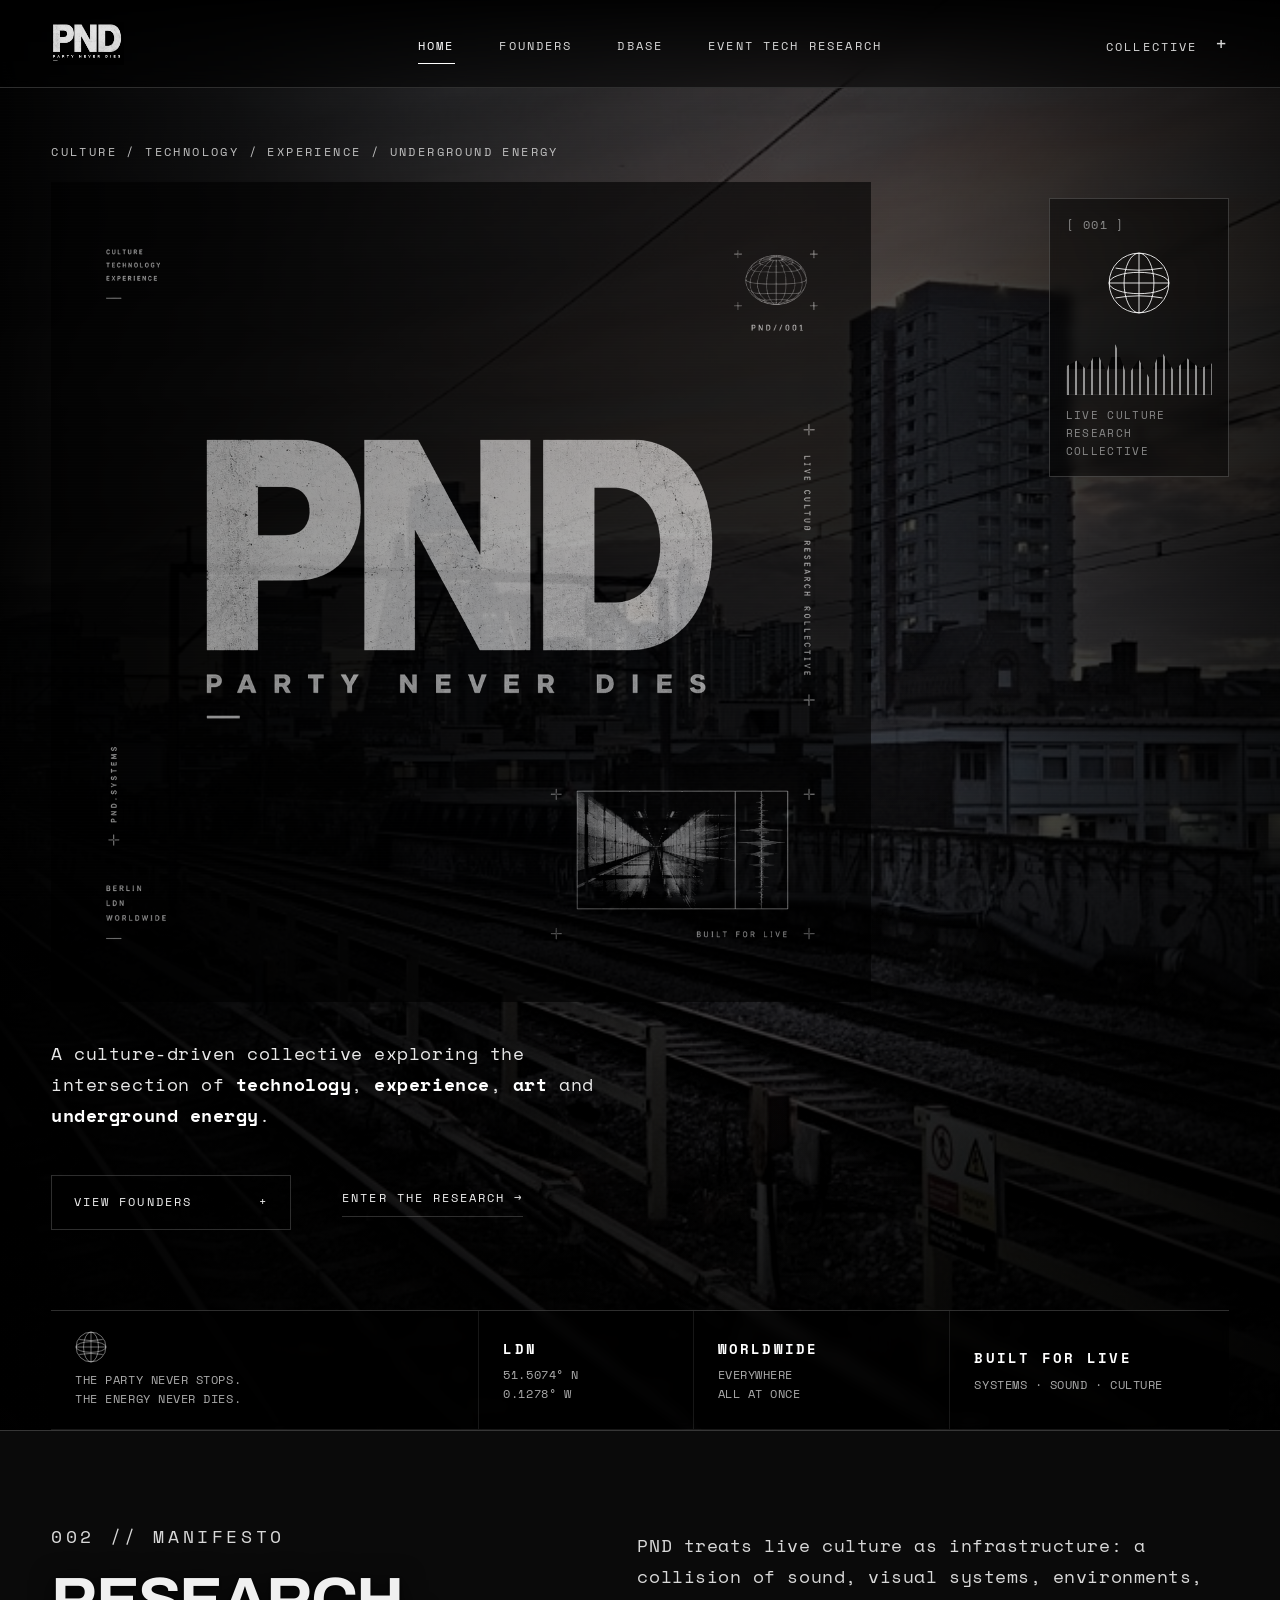
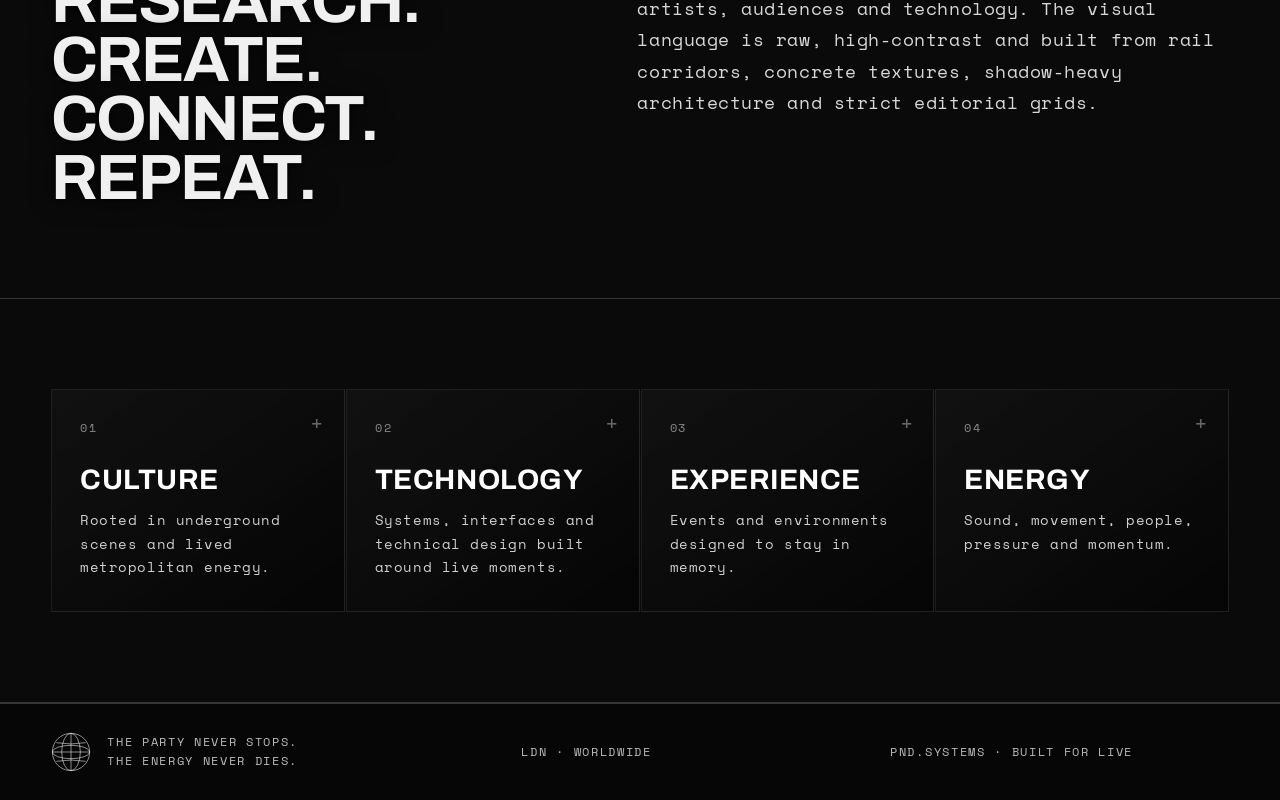
<file: index.html>
<!DOCTYPE html>
<html lang="en">
<head>
  <meta charset="UTF-8">
  <meta name="viewport" content="width=device-width, initial-scale=1.0">
  <meta name="description" content="Party Never Dies — culture, technology, experience and underground energy.">
  <meta property="og:title" content="PND — Party Never Dies">
  <meta property="og:description" content="Culture, technology, experience and underground energy.">
  <meta property="og:type" content="website">
  <meta property="og:image" content="assets/img/og-image.png">
  <title>PND — Party Never Dies</title>
  <link rel="icon" type="image/png" sizes="32x32" href="assets/img/favicon-32x32.png">
  <link rel="icon" type="image/png" sizes="16x16" href="assets/img/favicon-16x16.png">
  <link rel="stylesheet" href="assets/css/pnd.css">
</head>
<body>
  <a href="#main" class="skip-link">Skip to content</a>
  <div class="bg-texture" aria-hidden="true"></div>

  <header class="site-header">
    <a href="index.html" class="brand-lockup" aria-label="PND home">
      <img class="brand-wordmark" src="assets/img/pnd-locked-wordmark.png" alt="PND — Party Never Dies.">
    </a>
    <nav class="site-nav" aria-label="Main navigation">
      <button class="menu-toggle" aria-label="Toggle menu" aria-expanded="false" aria-controls="mobile-menu">
        <span></span><span></span><span></span>
      </button>
      <ul class="nav-list">
        <li><a href="index.html">Home</a></li>
        <li><a href="founders.html">Founders</a></li>
        <li><a href="dbase.html">Dbase</a></li>
        <li><a href="event-tech-research.html">Event Tech Research</a></li>
      </ul>
    </nav>
    <a class="membership" href="founders.html">Collective <span>+</span></a>
  </header>

  <div class="mobile-menu" id="mobile-menu" aria-hidden="true">
    <button class="menu-close" aria-label="Close menu">&times;</button>
    <ul>
      <li><a href="index.html">Home</a></li>
      <li><a href="founders.html">Founders</a></li>
      <li><a href="dbase.html">Dbase</a></li>
      <li><a href="event-tech-research.html">Event Tech Research</a></li>
    </ul>
  </div>

  <main id="main">

    <!-- Hero -->
    <section class="hero">
      <div class="hero-inner">
        <p class="kicker">Culture / Technology / Experience / Underground Energy</p>

        <div class="hero-keyart" aria-label="PND — Party Never Dies">
          <img src="assets/img/pnd-key-art.png" alt="PND — Party Never Dies.">
        </div>

        <p class="lede">
          A culture-driven collective exploring the intersection of
          <strong>technology</strong>, <strong>experience</strong>,
          <strong>art</strong> and <strong>underground energy</strong>.
        </p>

        <div class="cta-row">
          <a class="btn" href="founders.html">View founders <span>+</span></a>
          <a class="text-link" href="event-tech-research.html">Enter the research →</a>
        </div>
      </div>

      <aside class="side-code" aria-hidden="true">
        <span>[ 001 ]</span>
        <svg class="globe-wire" viewBox="0 0 60 60" fill="none" aria-hidden="true"><circle cx="30" cy="30" r="28" stroke="currentColor" stroke-width="0.8"></circle><ellipse cx="30" cy="30" rx="14" ry="28" stroke="currentColor" stroke-width="0.8"></ellipse><ellipse cx="30" cy="30" rx="28" ry="10" stroke="currentColor" stroke-width="0.8"></ellipse><line x1="2" y1="30" x2="58" y2="30" stroke="currentColor" stroke-width="0.8"></line><line x1="30" y1="2" x2="30" y2="58" stroke="currentColor" stroke-width="0.8"></line><path d="M8 16 Q30 20 52 16" stroke="currentColor" stroke-width="0.8" fill="none"></path><path d="M8 44 Q30 40 52 44" stroke="currentColor" stroke-width="0.8" fill="none"></path></svg>
        <div class="wave"></div>
        <small style="display:block;text-transform:uppercase;letter-spacing:.12em;font-size:11px;color:#888;margin-top:12px;line-height:1.6">
          LIVE CULTURE<br>RESEARCH<br>COLLECTIVE
        </small>
      </aside>

      <div class="bottom-grid" aria-hidden="true">
        <div>
          <svg class="globe-wire" viewBox="0 0 60 60" fill="none" aria-hidden="true"><circle cx="30" cy="30" r="28" stroke="currentColor" stroke-width="0.8"></circle><ellipse cx="30" cy="30" rx="14" ry="28" stroke="currentColor" stroke-width="0.8"></ellipse><ellipse cx="30" cy="30" rx="28" ry="10" stroke="currentColor" stroke-width="0.8"></ellipse><line x1="2" y1="30" x2="58" y2="30" stroke="currentColor" stroke-width="0.8"></line><line x1="30" y1="2" x2="30" y2="58" stroke="currentColor" stroke-width="0.8"></line><path d="M8 16 Q30 20 52 16" stroke="currentColor" stroke-width="0.8" fill="none"></path><path d="M8 44 Q30 40 52 44" stroke="currentColor" stroke-width="0.8" fill="none"></path></svg>
          <span>The party never stops.<br>The energy never dies.</span>
        </div>
        <div><b>LDN</b><span>51.5074° N<br>0.1278° W</span></div>
        <div><b>Worldwide</b><span>Everywhere<br>All at once</span></div>
        <div><b>Built for live</b><span>Systems · Sound · Culture</span></div>
      </div>
    </section>

    <!-- Manifesto -->
    <section class="section split">
      <div>
        <p class="kicker">002 // Manifesto</p>
        <h1 class="display-title">Research.<br>Create.<br>Connect.<br>Repeat.</h1>
      </div>
      <p>
        PND treats live culture as infrastructure: a collision of sound,
        visual systems, environments, artists, audiences and technology.
        The visual language is raw, high-contrast and built from rail corridors,
        concrete textures, shadow-heavy architecture and strict editorial grids.
      </p>
    </section>

    <!-- Pillars -->
    <section class="section cards" aria-label="Core pillars">
      <article class="card">
        <span>01</span>
        <h2>Culture</h2>
        <p>Rooted in underground scenes and lived metropolitan energy.</p>
      </article>
      <article class="card">
        <span>02</span>
        <h2>Technology</h2>
        <p>Systems, interfaces and technical design built around live moments.</p>
      </article>
      <article class="card">
        <span>03</span>
        <h2>Experience</h2>
        <p>Events and environments designed to stay in memory.</p>
      </article>
      <article class="card">
        <span>04</span>
        <h2>Energy</h2>
        <p>Sound, movement, people, pressure and momentum.</p>
      </article>
    </section>

  </main>

  <footer class="footer">
    <div class="footer-mark">
      <svg class="globe-wire" viewBox="0 0 60 60" fill="none" aria-hidden="true"><circle cx="30" cy="30" r="28" stroke="currentColor" stroke-width="0.8"></circle><ellipse cx="30" cy="30" rx="14" ry="28" stroke="currentColor" stroke-width="0.8"></ellipse><ellipse cx="30" cy="30" rx="28" ry="10" stroke="currentColor" stroke-width="0.8"></ellipse><line x1="2" y1="30" x2="58" y2="30" stroke="currentColor" stroke-width="0.8"></line><line x1="30" y1="2" x2="30" y2="58" stroke="currentColor" stroke-width="0.8"></line><path d="M8 16 Q30 20 52 16" stroke="currentColor" stroke-width="0.8" fill="none"></path><path d="M8 44 Q30 40 52 44" stroke="currentColor" stroke-width="0.8" fill="none"></path></svg>
      <span>THE PARTY NEVER STOPS.<br>THE ENERGY NEVER DIES.</span>
    </div>
    <div>LDN · WORLDWIDE</div>
    <div>PND.SYSTEMS · BUILT FOR LIVE</div>
  </footer>

  <script src="assets/js/main.js"></script>
</body>
</html>
</file>
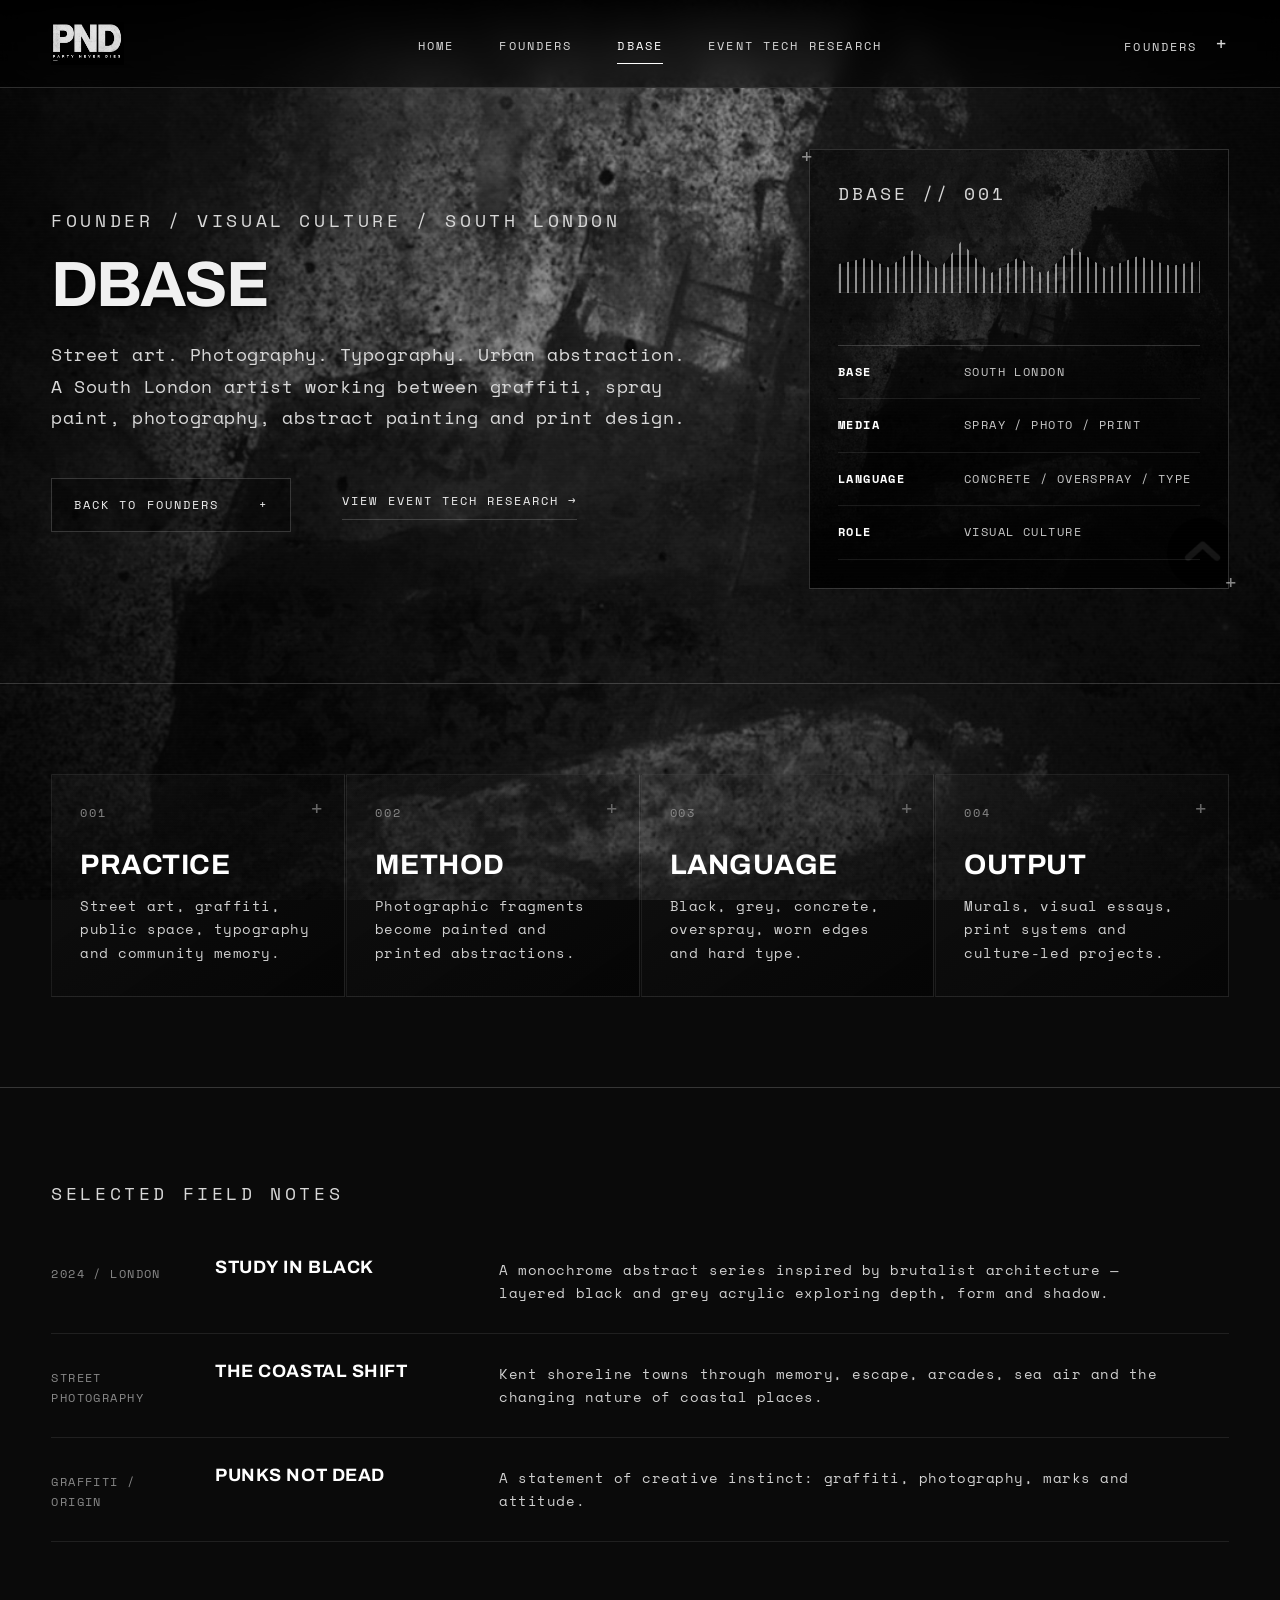
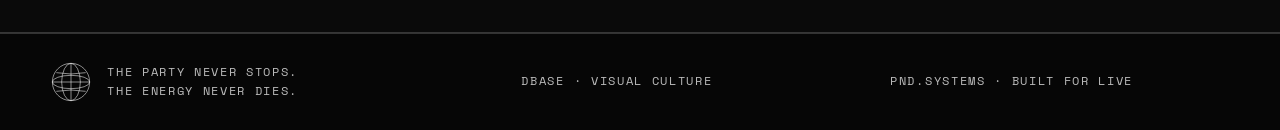
<file: dbase.html>
<!DOCTYPE html>
<html lang="en">
<head>
  <meta charset="UTF-8">
  <meta name="viewport" content="width=device-width, initial-scale=1.0">
  <meta name="description" content="Dbase — PND founder. Street art, photography, typography and urban abstraction. South London.">
  <title>Dbase — PND Founder</title>
  <link rel="icon" type="image/png" sizes="32x32" href="assets/img/favicon-32x32.png">
  <link rel="stylesheet" href="assets/css/pnd.css">
</head>
<body>
  <a href="#main" class="skip-link">Skip to content</a>
  <div class="bg-texture" aria-hidden="true"></div>

  <header class="site-header">
    <a href="index.html" class="brand-lockup" aria-label="PND home">
      <img class="brand-wordmark" src="assets/img/pnd-locked-wordmark.png" alt="PND — Party Never Dies.">
    </a>
    <nav aria-label="Main navigation">
      <button class="menu-toggle" aria-label="Toggle menu" aria-expanded="false" aria-controls="mobile-menu">
        <span></span><span></span><span></span>
      </button>
      <ul class="nav-list">
        <li><a href="index.html">Home</a></li>
        <li><a href="founders.html">Founders</a></li>
        <li><a href="dbase.html">Dbase</a></li>
        <li><a href="event-tech-research.html">Event Tech Research</a></li>
      </ul>
    </nav>
    <a class="membership" href="founders.html">Founders <span>+</span></a>
  </header>

  <div class="mobile-menu" id="mobile-menu" aria-hidden="true">
    <button class="menu-close" aria-label="Close menu">&times;</button>
    <ul>
      <li><a href="index.html">Home</a></li>
      <li><a href="founders.html">Founders</a></li>
      <li><a href="dbase.html">Dbase</a></li>
      <li><a href="event-tech-research.html">Event Tech Research</a></li>
    </ul>
  </div>

  <main id="main">

    <!-- Profile hero -->
    <section class="section profile-hero">
      <div>
        <p class="kicker">Founder / Visual Culture / South London</p>
        <h1 class="display-title">Dbase</h1>
        <p>
          Street art. Photography. Typography. Urban abstraction.
          A South London artist working between graffiti, spray paint, photography,
          abstract painting and print design.
        </p>
        <div class="cta-row">
          <a class="btn" href="founders.html">Back to founders <span>+</span></a>
          <a class="text-link" href="event-tech-research.html">View Event Tech Research →</a>
        </div>
      </div>

      <aside class="readout" aria-label="Profile data">
        <div>
          <p class="meta">DBASE // 001</p>
          <div class="wave"></div>
        </div>
        <dl>
          <div><dt>Base</dt><dd>South London</dd></div>
          <div><dt>Media</dt><dd>Spray / Photo / Print</dd></div>
          <div><dt>Language</dt><dd>Concrete / Overspray / Type</dd></div>
          <div><dt>Role</dt><dd>Visual Culture</dd></div>
        </dl>
      </aside>
    </section>

    <!-- Practice cards -->
    <section class="section cards" aria-label="Practice overview">
      <article class="card">
        <span>001</span>
        <h2>Practice</h2>
        <p>Street art, graffiti, public space, typography and community memory.</p>
      </article>
      <article class="card">
        <span>002</span>
        <h2>Method</h2>
        <p>Photographic fragments become painted and printed abstractions.</p>
      </article>
      <article class="card">
        <span>003</span>
        <h2>Language</h2>
        <p>Black, grey, concrete, overspray, worn edges and hard type.</p>
      </article>
      <article class="card">
        <span>004</span>
        <h2>Output</h2>
        <p>Murals, visual essays, print systems and culture-led projects.</p>
      </article>
    </section>

    <!-- Field notes -->
    <section class="section" aria-label="Selected field notes">
      <p class="kicker">Selected Field Notes</p>

      <div class="list-row">
        <span>2024 / London</span>
        <h3>Study In Black</h3>
        <p>
          A monochrome abstract series inspired by brutalist architecture —
          layered black and grey acrylic exploring depth, form and shadow.
        </p>
      </div>

      <div class="list-row">
        <span>Street Photography</span>
        <h3>The Coastal Shift</h3>
        <p>
          Kent shoreline towns through memory, escape, arcades, sea air
          and the changing nature of coastal places.
        </p>
      </div>

      <div class="list-row">
        <span>Graffiti / Origin</span>
        <h3>Punks Not Dead</h3>
        <p>
          A statement of creative instinct: graffiti, photography,
          marks and attitude.
        </p>
      </div>
    </section>

  </main>

  <footer class="footer">
    <div class="footer-mark">
      <svg class="globe-wire" viewBox="0 0 60 60" fill="none" aria-hidden="true"><circle cx="30" cy="30" r="28" stroke="currentColor" stroke-width="0.8"></circle><ellipse cx="30" cy="30" rx="14" ry="28" stroke="currentColor" stroke-width="0.8"></ellipse><ellipse cx="30" cy="30" rx="28" ry="10" stroke="currentColor" stroke-width="0.8"></ellipse><line x1="2" y1="30" x2="58" y2="30" stroke="currentColor" stroke-width="0.8"></line><line x1="30" y1="2" x2="30" y2="58" stroke="currentColor" stroke-width="0.8"></line><path d="M8 16 Q30 20 52 16" stroke="currentColor" stroke-width="0.8" fill="none"></path><path d="M8 44 Q30 40 52 44" stroke="currentColor" stroke-width="0.8" fill="none"></path></svg>
      <span>THE PARTY NEVER STOPS.<br>THE ENERGY NEVER DIES.</span>
    </div>
    <div>DBASE · VISUAL CULTURE</div>
    <div>PND.SYSTEMS · BUILT FOR LIVE</div>
  </footer>

  <script src="assets/js/main.js"></script>
</body>
</html>
</file>
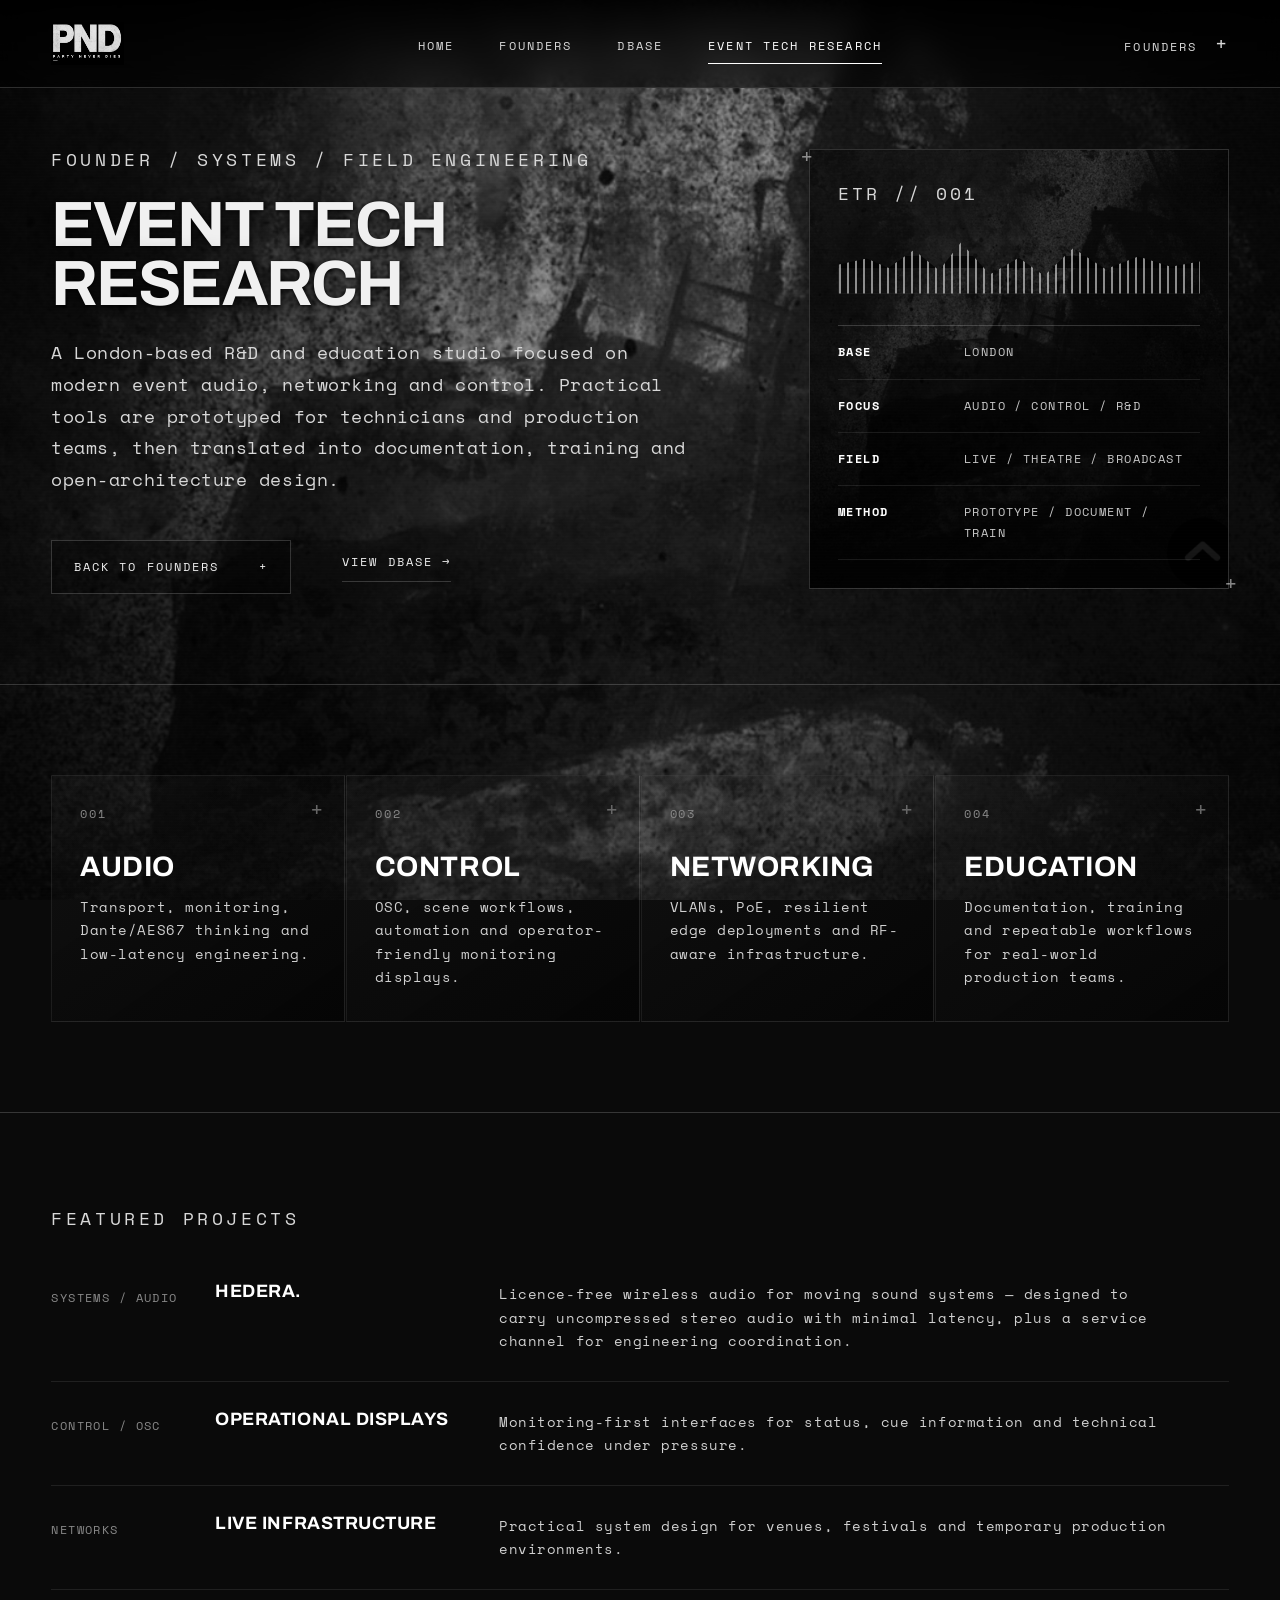
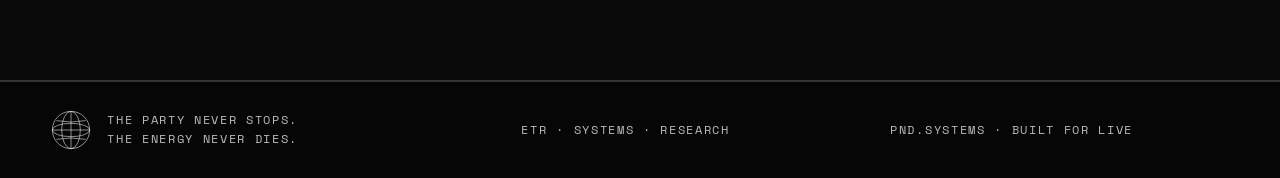
<file: event-tech-research.html>
<!DOCTYPE html>
<html lang="en">
<head>
  <meta charset="UTF-8">
  <meta name="viewport" content="width=device-width, initial-scale=1.0">
  <meta name="description" content="Event Tech Research — PND founder. Audio, networking, OSC, control and practical R&D for live environments.">
  <title>Event Tech Research — PND Founder</title>
  <link rel="icon" type="image/png" sizes="32x32" href="assets/img/favicon-32x32.png">
  <link rel="stylesheet" href="assets/css/pnd.css">
</head>
<body>
  <a href="#main" class="skip-link">Skip to content</a>
  <div class="bg-texture" aria-hidden="true"></div>

  <header class="site-header">
    <a href="index.html" class="brand-lockup" aria-label="PND home">
      <img class="brand-wordmark" src="assets/img/pnd-locked-wordmark.png" alt="PND — Party Never Dies.">
    </a>
    <nav aria-label="Main navigation">
      <button class="menu-toggle" aria-label="Toggle menu" aria-expanded="false" aria-controls="mobile-menu">
        <span></span><span></span><span></span>
      </button>
      <ul class="nav-list">
        <li><a href="index.html">Home</a></li>
        <li><a href="founders.html">Founders</a></li>
        <li><a href="dbase.html">Dbase</a></li>
        <li><a href="event-tech-research.html">Event Tech Research</a></li>
      </ul>
    </nav>
    <a class="membership" href="founders.html">Founders <span>+</span></a>
  </header>

  <div class="mobile-menu" id="mobile-menu" aria-hidden="true">
    <button class="menu-close" aria-label="Close menu">&times;</button>
    <ul>
      <li><a href="index.html">Home</a></li>
      <li><a href="founders.html">Founders</a></li>
      <li><a href="dbase.html">Dbase</a></li>
      <li><a href="event-tech-research.html">Event Tech Research</a></li>
    </ul>
  </div>

  <main id="main">

    <!-- Profile hero -->
    <section class="section profile-hero">
      <div>
        <p class="kicker">Founder / Systems / Field Engineering</p>
        <h1 class="display-title">Event Tech Research</h1>
        <p>
          A London-based R&amp;D and education studio focused on modern event audio,
          networking and control. Practical tools are prototyped for technicians and
          production teams, then translated into documentation, training and
          open-architecture design.
        </p>
        <div class="cta-row">
          <a class="btn" href="founders.html">Back to founders <span>+</span></a>
          <a class="text-link" href="dbase.html">View Dbase →</a>
        </div>
      </div>

      <aside class="readout" aria-label="Profile data">
        <div>
          <p class="meta">ETR // 001</p>
          <div class="wave"></div>
        </div>
        <dl>
          <div><dt>Base</dt><dd>London</dd></div>
          <div><dt>Focus</dt><dd>Audio / Control / R&amp;D</dd></div>
          <div><dt>Field</dt><dd>Live / Theatre / Broadcast</dd></div>
          <div><dt>Method</dt><dd>Prototype / Document / Train</dd></div>
        </dl>
      </aside>
    </section>

    <!-- Discipline cards -->
    <section class="section cards" aria-label="Disciplines">
      <article class="card">
        <span>001</span>
        <h2>Audio</h2>
        <p>Transport, monitoring, Dante/AES67 thinking and low-latency engineering.</p>
      </article>
      <article class="card">
        <span>002</span>
        <h2>Control</h2>
        <p>OSC, scene workflows, automation and operator-friendly monitoring displays.</p>
      </article>
      <article class="card">
        <span>003</span>
        <h2>Networking</h2>
        <p>VLANs, PoE, resilient edge deployments and RF-aware infrastructure.</p>
      </article>
      <article class="card">
        <span>004</span>
        <h2>Education</h2>
        <p>Documentation, training and repeatable workflows for real-world production teams.</p>
      </article>
    </section>

    <!-- Featured projects -->
    <section class="section" aria-label="Featured projects">
      <p class="kicker">Featured Projects</p>

      <div class="list-row">
        <span>Systems / Audio</span>
        <h3>Hedera.</h3>
        <p>
          Licence-free wireless audio for moving sound systems — designed to carry
          uncompressed stereo audio with minimal latency, plus a service channel
          for engineering coordination.
        </p>
      </div>

      <div class="list-row">
        <span>Control / OSC</span>
        <h3>Operational Displays</h3>
        <p>
          Monitoring-first interfaces for status, cue information and technical
          confidence under pressure.
        </p>
      </div>

      <div class="list-row">
        <span>Networks</span>
        <h3>Live Infrastructure</h3>
        <p>
          Practical system design for venues, festivals and temporary production
          environments.
        </p>
      </div>
    </section>

  </main>

  <footer class="footer">
    <div class="footer-mark">
      <svg class="globe-wire" viewBox="0 0 60 60" fill="none" aria-hidden="true"><circle cx="30" cy="30" r="28" stroke="currentColor" stroke-width="0.8"></circle><ellipse cx="30" cy="30" rx="14" ry="28" stroke="currentColor" stroke-width="0.8"></ellipse><ellipse cx="30" cy="30" rx="28" ry="10" stroke="currentColor" stroke-width="0.8"></ellipse><line x1="2" y1="30" x2="58" y2="30" stroke="currentColor" stroke-width="0.8"></line><line x1="30" y1="2" x2="30" y2="58" stroke="currentColor" stroke-width="0.8"></line><path d="M8 16 Q30 20 52 16" stroke="currentColor" stroke-width="0.8" fill="none"></path><path d="M8 44 Q30 40 52 44" stroke="currentColor" stroke-width="0.8" fill="none"></path></svg>
      <span>THE PARTY NEVER STOPS.<br>THE ENERGY NEVER DIES.</span>
    </div>
    <div>ETR · SYSTEMS · RESEARCH</div>
    <div>PND.SYSTEMS · BUILT FOR LIVE</div>
  </footer>

  <script src="assets/js/main.js"></script>
</body>
</html>
</file>
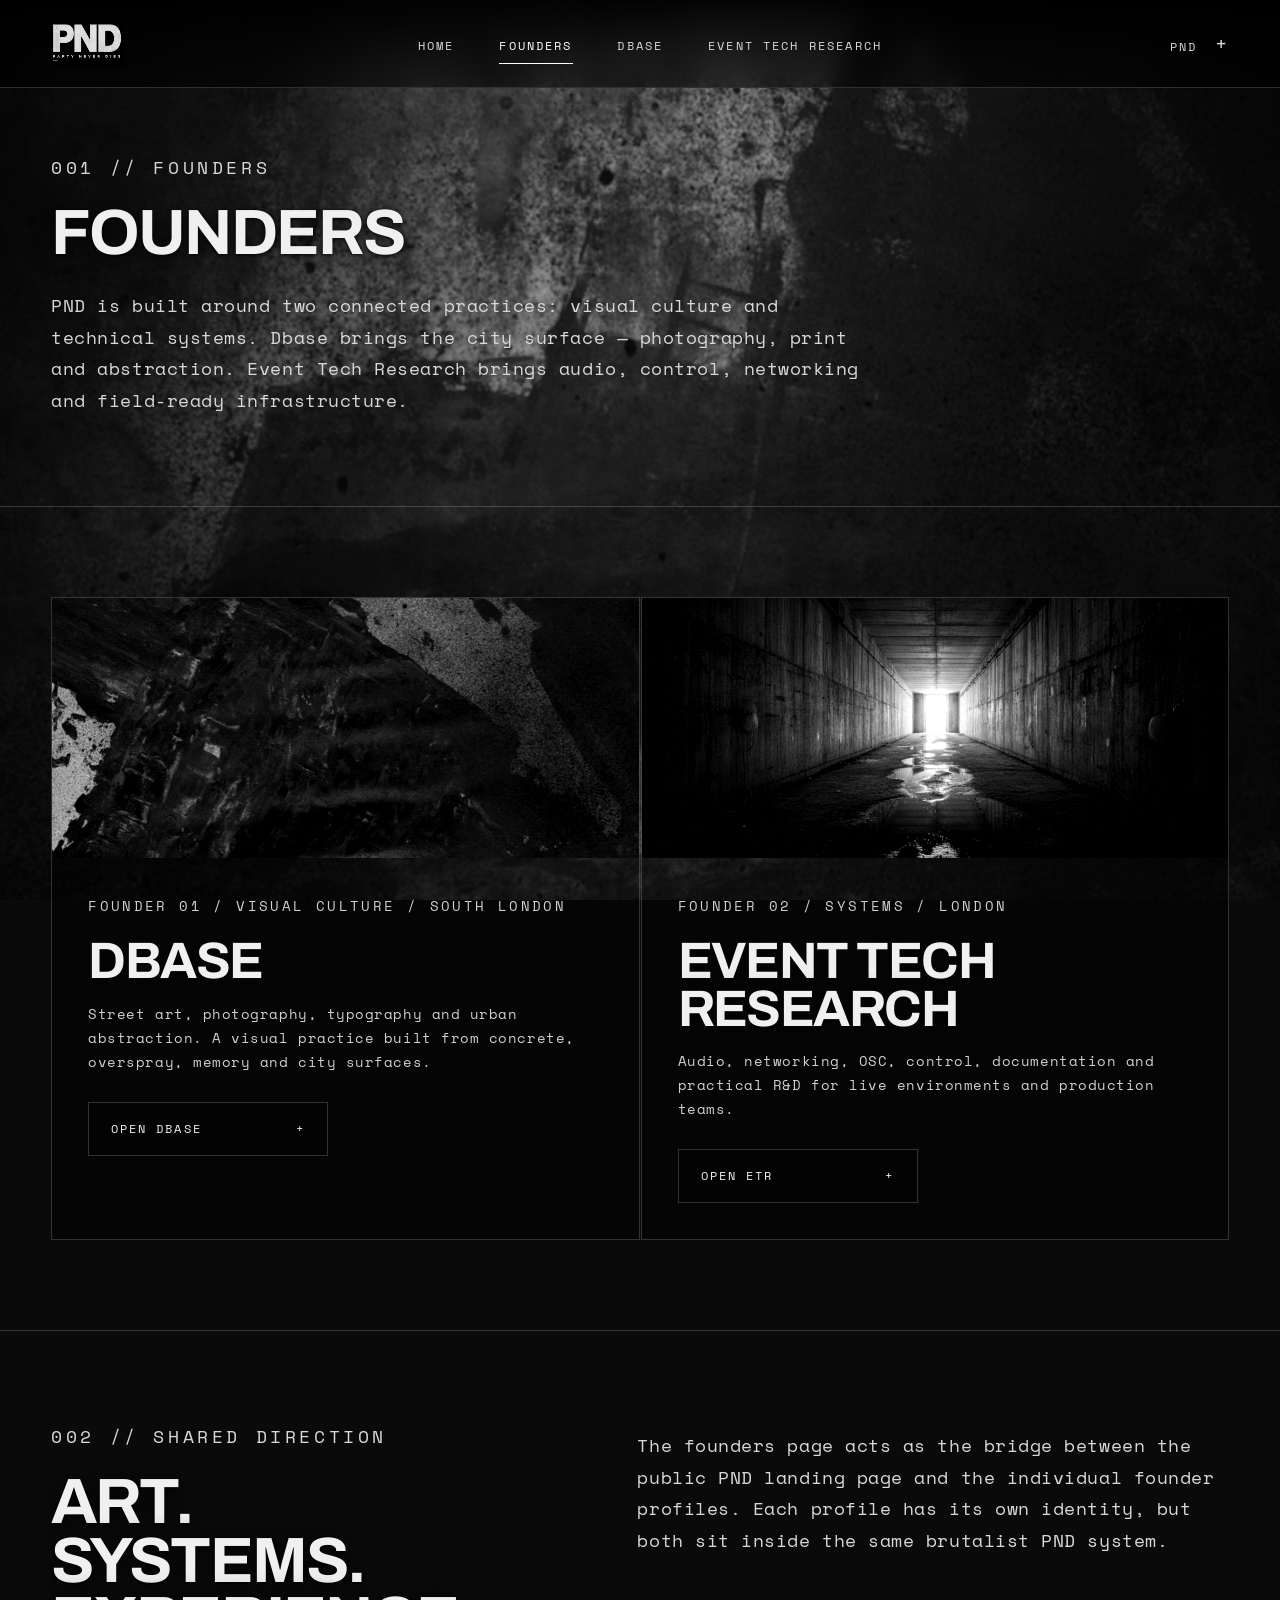
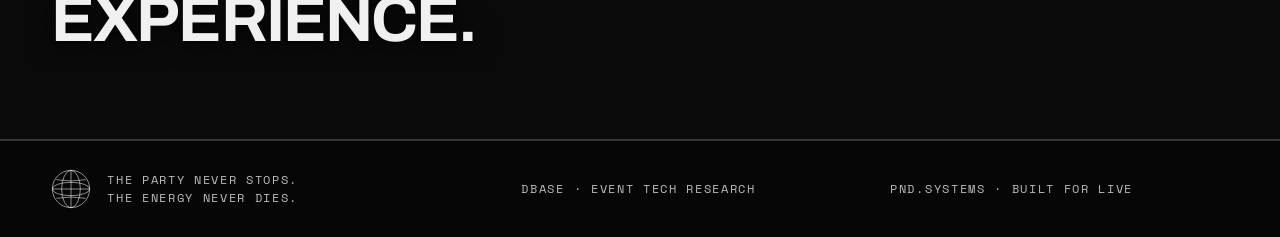
<file: founders.html>
<!DOCTYPE html>
<html lang="en">
<head>
  <meta charset="UTF-8">
  <meta name="viewport" content="width=device-width, initial-scale=1.0">
  <meta name="description" content="PND founders — Dbase and Event Tech Research.">
  <title>PND — Founders</title>
  <link rel="icon" type="image/png" sizes="32x32" href="assets/img/favicon-32x32.png">
  <link rel="stylesheet" href="assets/css/pnd.css">
</head>
<body>
  <a href="#main" class="skip-link">Skip to content</a>
  <div class="bg-texture" aria-hidden="true"></div>

  <header class="site-header">
    <a href="index.html" class="brand-lockup" aria-label="PND home">
      <img class="brand-wordmark" src="assets/img/pnd-locked-wordmark.png" alt="PND — Party Never Dies.">
    </a>
    <nav aria-label="Main navigation">
      <button class="menu-toggle" aria-label="Toggle menu" aria-expanded="false" aria-controls="mobile-menu">
        <span></span><span></span><span></span>
      </button>
      <ul class="nav-list">
        <li><a href="index.html">Home</a></li>
        <li><a href="founders.html">Founders</a></li>
        <li><a href="dbase.html">Dbase</a></li>
        <li><a href="event-tech-research.html">Event Tech Research</a></li>
      </ul>
    </nav>
    <a class="membership" href="index.html">PND <span>+</span></a>
  </header>

  <div class="mobile-menu" id="mobile-menu" aria-hidden="true">
    <button class="menu-close" aria-label="Close menu">&times;</button>
    <ul>
      <li><a href="index.html">Home</a></li>
      <li><a href="founders.html">Founders</a></li>
      <li><a href="dbase.html">Dbase</a></li>
      <li><a href="event-tech-research.html">Event Tech Research</a></li>
    </ul>
  </div>

  <main id="main">

    <!-- Page header -->
    <section class="section" style="padding-top: calc(88px + 64px);">
      <p class="kicker">001 // Founders</p>
      <h1 class="display-title">Founders</h1>
      <p style="max-width: 820px; margin-top: 28px;">
        PND is built around two connected practices: visual culture and technical systems.
        Dbase brings the city surface — photography, print and abstraction.
        Event Tech Research brings audio, control, networking and field-ready infrastructure.
      </p>
    </section>

    <!-- Profile cards -->
    <section class="section profile-grid" aria-label="Founder profiles">

      <article class="profile-card">
        <div class="profile-image" aria-hidden="true"></div>
        <div class="profile-content">
          <p class="meta">Founder 01 / Visual Culture / South London</p>
          <h2>Dbase</h2>
          <p>
            Street art, photography, typography and urban abstraction.
            A visual practice built from concrete, overspray, memory and city surfaces.
          </p>
          <div class="cta-row" style="margin-top: 28px;">
            <a class="btn" href="dbase.html">Open Dbase <span>+</span></a>
          </div>
        </div>
      </article>

      <article class="profile-card">
        <div class="profile-image" aria-hidden="true"></div>
        <div class="profile-content">
          <p class="meta">Founder 02 / Systems / London</p>
          <h2>Event Tech Research</h2>
          <p>
            Audio, networking, OSC, control, documentation and practical R&amp;D
            for live environments and production teams.
          </p>
          <div class="cta-row" style="margin-top: 28px;">
            <a class="btn" href="event-tech-research.html">Open ETR <span>+</span></a>
          </div>
        </div>
      </article>

    </section>

    <!-- Shared direction -->
    <section class="section split">
      <div>
        <p class="kicker">002 // Shared Direction</p>
        <h2 class="display-title">Art.<br>Systems.<br>Experience.</h2>
      </div>
      <p>
        The founders page acts as the bridge between the public PND landing page
        and the individual founder profiles. Each profile has its own identity,
        but both sit inside the same brutalist PND system.
      </p>
    </section>

  </main>

  <footer class="footer">
    <div class="footer-mark">
      <svg class="globe-wire" viewBox="0 0 60 60" fill="none" aria-hidden="true"><circle cx="30" cy="30" r="28" stroke="currentColor" stroke-width="0.8"></circle><ellipse cx="30" cy="30" rx="14" ry="28" stroke="currentColor" stroke-width="0.8"></ellipse><ellipse cx="30" cy="30" rx="28" ry="10" stroke="currentColor" stroke-width="0.8"></ellipse><line x1="2" y1="30" x2="58" y2="30" stroke="currentColor" stroke-width="0.8"></line><line x1="30" y1="2" x2="30" y2="58" stroke="currentColor" stroke-width="0.8"></line><path d="M8 16 Q30 20 52 16" stroke="currentColor" stroke-width="0.8" fill="none"></path><path d="M8 44 Q30 40 52 44" stroke="currentColor" stroke-width="0.8" fill="none"></path></svg>
      <span>THE PARTY NEVER STOPS.<br>THE ENERGY NEVER DIES.</span>
    </div>
    <div>DBASE · EVENT TECH RESEARCH</div>
    <div>PND.SYSTEMS · BUILT FOR LIVE</div>
  </footer>

  <script src="assets/js/main.js"></script>
</body>
</html>
</file>
<file: assets/css/pnd.css>
/* ============================================================
   PND — Party Never Dies  |  Design System v2
   ============================================================ */

@import url("https://fonts.googleapis.com/css2?family=Archivo:wght@700;900&family=Space+Mono:wght@400;700&display=swap");

:root {
  --bg:        #0a0a0a;
  --ink:       #f0f0f0;
  --ink-dim:   #c8c8c8;
  --muted:     #8a8a8a;
  --dim:       #555;
  --line:      rgba(255,255,255,.18);
  --line-2:    rgba(255,255,255,.09);
  --panel:     rgba(0,0,0,.62);

  --display: "Archivo", Impact, "Arial Narrow Bold", sans-serif;
  --mono:    "Space Mono", "Courier New", Courier, monospace;

  --text-xs:   12px;
  --text-sm:   14px;
  --text-base: 18px;
  --text-md:   20px;
  --text-lg:   24px;

  --pad: clamp(24px, 4vw, 72px);
  --header-h: 88px;
}

/* ── Reset ─────────────────────────────────────────────────── */
*, *::before, *::after { box-sizing: border-box; margin: 0; padding: 0; }
html { scroll-behavior: smooth; -webkit-text-size-adjust: 100%; }
body {
  min-height: 100vh;
  background: var(--bg);
  color: var(--ink);
  font-family: var(--mono);
  font-size: var(--text-base);
  line-height: 1.7;
  letter-spacing: .03em;
  overflow-x: hidden;
  text-rendering: optimizeLegibility;
  -webkit-font-smoothing: antialiased;
}
a    { color: inherit; text-decoration: none; }
ul   { list-style: none; }
img  { display: block; max-width: 100%; }
button, input, textarea { font: inherit; color: inherit; }
::selection { background: #fff; color: #000; }

/* ── Skip link ─────────────────────────────────────────────── */
.skip-link {
  position: absolute; top: -100px; left: 20px;
  background: #fff; color: #000; z-index: 1000;
  padding: 10px 18px; font-size: var(--text-sm);
}
.skip-link:focus { top: 20px; }

/* ── Globe wire SVG ────────────────────────────────────────── */
.globe-wire {
  display: block;
  color: #fff;
  flex-shrink: 0;
}
.side-code .globe-wire {
  width: 64px; height: 64px;
  margin: 16px auto;
}
.bottom-grid .globe-wire {
  width: 32px; height: 32px;
  margin-bottom: 8px;
}
.footer-mark .globe-wire {
  width: 40px; height: 40px;
}

/* ── Background layers ─────────────────────────────────────── */
.bg-texture {
  position: fixed; inset: 0; z-index: -4; pointer-events: none;
  background: url('../img/texture-concrete-void.jpg') center / cover no-repeat;
  filter: grayscale(1) contrast(1.3) brightness(.6);
  opacity: .18; mix-blend-mode: screen;
}
body::before {
  content: "";
  position: fixed; inset: 0; z-index: -3; pointer-events: none;
  background:
    linear-gradient(90deg,
      rgba(0,0,0,.85) 0%,
      rgba(0,0,0,.45) 28%,
      rgba(0,0,0,.10) 48%,
      rgba(0,0,0,.10) 58%,
      rgba(0,0,0,.38) 78%,
      rgba(0,0,0,.72) 100%
    ),
    url('../img/texture-shadow-architecture.jpg') center / cover no-repeat;
  background-blend-mode: normal, screen;
  opacity: .85;
}
body::after {
  content: "";
  position: fixed; inset: 0; z-index: 20; pointer-events: none;
  background: repeating-linear-gradient(0deg, rgba(255,255,255,.01) 0 1px, transparent 1px 3px);
  opacity: .15; mix-blend-mode: screen;
}

/* ── Header ────────────────────────────────────────────────── */
.site-header {
  position: fixed; top: 0; left: 0; right: 0; z-index: 50;
  height: var(--header-h);
  display: grid;
  grid-template-columns: 240px 1fr 220px;
  align-items: center;
  padding: 0 var(--pad);
  border-bottom: 1px solid var(--line);
  background: linear-gradient(180deg, rgba(0,0,0,.95), rgba(0,0,0,.55));
  backdrop-filter: blur(12px);
}
.brand-lockup {
  display: flex; align-items: center; gap: 0;
  width: min(220px, 40vw);
}
.brand-wordmark {
  width: auto; max-width: 200px;
  height: auto; max-height: 44px;
  mix-blend-mode: screen;
  filter: grayscale(1) contrast(1.1) brightness(1.0);
}
.nav-list {
  display: flex; justify-content: center;
  gap: clamp(20px, 3.5vw, 60px);
}
.nav-list a,
.membership {
  font-size: var(--text-xs);
  text-transform: uppercase;
  letter-spacing: .18em;
  color: #d8d8d8;
  position: relative;
  transition: color .15s;
}
.nav-list a:hover,
.membership:hover,
.nav-list a.active { color: #fff; }
.nav-list a.active::after {
  content: "";
  position: absolute; left: 0; right: 0; bottom: -10px;
  height: 1px; background: #fff;
}
.membership { text-align: right; }
.membership span { font-size: 20px; margin-left: 8px; }

/* Mobile nav */
.menu-toggle, .menu-close {
  display: none; background: none; border: 0; cursor: pointer;
}
.menu-toggle { flex-direction: column; gap: 5px; }
.menu-toggle span { display: block; width: 28px; height: 2px; background: #fff; }
.menu-close { position: absolute; top: 22px; right: 22px; font-size: 40px; line-height: 1; color: #fff; }
.mobile-menu {
  position: fixed; inset: 0; background: #000; z-index: 80;
  display: flex; align-items: center; justify-content: center;
  opacity: 0; visibility: hidden; transform: translateY(-100%);
  transition: .28s;
}
.mobile-menu.open { opacity: 1; visibility: visible; transform: none; }
.mobile-menu ul { display: grid; gap: 32px; text-align: center; }
.mobile-menu a { text-transform: uppercase; font-size: 26px; letter-spacing: .12em; color: #fff; }

/* ── Kicker / label ────────────────────────────────────────── */
.kicker {
  font-size: var(--text-xs);
  text-transform: uppercase;
  letter-spacing: .2em;
  color: #c0c0c0;
  margin-bottom: 20px;
}

/* ── Hero ──────────────────────────────────────────────────── */
.hero {
  position: relative;
  min-height: 100vh;
  padding: calc(var(--header-h) + 54px) var(--pad) 200px;
  display: flex; align-items: center;
  overflow: hidden;
  border-bottom: 1px solid var(--line);
}
.hero::before {
  content: "";
  position: absolute; inset: 0; z-index: -2;
  background: url('../img/urban-rail-dusk.jpg') center / cover no-repeat;
  filter: grayscale(.4) contrast(1.2) brightness(.45) saturate(.6);
}
.hero::after {
  content: "";
  position: absolute; inset: 0; z-index: -1;
  background:
    linear-gradient(90deg,
      rgba(0,0,0,.97) 0%,
      rgba(0,0,0,.75) 18%,
      rgba(0,0,0,.42) 36%,
      rgba(0,0,0,.18) 52%,
      rgba(0,0,0,.12) 62%,
      rgba(0,0,0,.22) 72%,
      rgba(0,0,0,.45) 84%,
      rgba(0,0,0,.72) 100%
    ),
    linear-gradient(0deg, rgba(0,0,0,.88) 0%, transparent 46%, rgba(0,0,0,.30) 100%);
}
.hero-inner {
  width: min(980px, 76vw);
  position: relative; z-index: 2;
}

/* Hero key art */
.hero-keyart {
  width: min(820px, 100%);
  margin-bottom: 36px;
}
.hero-keyart img {
  width: 100%; height: auto; display: block;
  mix-blend-mode: screen;
  filter: grayscale(1) contrast(1.12) brightness(.90);
  opacity: .62;
}

/* Lede */
.lede {
  font-size: var(--text-base);
  max-width: 620px;
  color: #e8e8e8;
  line-height: 1.72;
  margin-top: 26px;
}
.lede strong { color: #fff; font-weight: 700; }

/* CTA row */
.cta-row {
  display: flex; gap: clamp(24px, 4vw, 60px);
  align-items: center; flex-wrap: wrap;
  margin-top: 44px;
}
.btn {
  display: inline-flex; align-items: center;
  justify-content: space-between; gap: 28px;
  border: 1px solid var(--line);
  min-width: 240px; padding: 16px 22px;
  text-transform: uppercase;
  font-size: var(--text-xs); letter-spacing: .17em;
  background: rgba(0,0,0,.34);
  transition: background .18s, color .18s;
}
.btn:hover { background: #fff; color: #000; }
.text-link {
  display: inline-block;
  border-bottom: 1px solid var(--line);
  padding-bottom: 8px;
  text-transform: uppercase;
  font-size: var(--text-xs); letter-spacing: .17em;
  transition: border-color .15s;
}
.text-link:hover { border-color: #fff; }

/* Side code widget */
.side-code {
  position: absolute; right: var(--pad); top: 22vh;
  width: 180px;
  border: 1px solid var(--line);
  padding: 16px;
  background: rgba(0,0,0,.46);
  backdrop-filter: blur(6px);
  text-transform: uppercase;
  font-size: var(--text-xs); letter-spacing: .12em;
  z-index: 2;
}
.side-code span { display: block; color: var(--muted); margin-bottom: 4px; }

/* Waveform */
.wave {
  height: 64px;
  border: 1px solid var(--line-2);
  background:
    repeating-linear-gradient(90deg, rgba(255,255,255,.65) 0 2px, transparent 2px 8px),
    linear-gradient(180deg, transparent 0 40%, rgba(0,0,0,.9) 40% 60%, transparent 60%);
  clip-path: polygon(0 55%,8% 45%,14% 60%,21% 32%,28% 64%,34% 20%,42% 70%,50% 44%,57% 72%,65% 29%,74% 62%,83% 42%,92% 58%,100% 50%,100% 100%,0 100%);
  opacity: .82;
  margin-top: 8px;
}

/* Bottom stats grid — 4 columns (no Berlin) */
.bottom-grid {
  position: absolute; left: var(--pad); right: var(--pad); bottom: 0;
  display: grid; grid-template-columns: 2fr 1fr 1.2fr 1.3fr;
  border-top: 1px solid var(--line);
  border-bottom: 1px solid var(--line-2);
  background: rgba(0,0,0,.52);
  backdrop-filter: blur(6px);
}
.bottom-grid > div {
  padding: 20px 24px;
  border-right: 1px solid var(--line-2);
  min-height: 86px;
  display: flex; flex-direction: column; justify-content: center;
}
.bottom-grid > div:last-child { border-right: none; }
.bottom-grid b {
  display: block;
  text-transform: uppercase; letter-spacing: .16em;
  margin-bottom: 6px; font-weight: 700;
  font-size: var(--text-sm); color: #fff;
}
.bottom-grid span {
  display: block; color: #aaa;
  font-size: var(--text-xs); text-transform: uppercase;
  line-height: 1.55;
}

/* ── Sections ──────────────────────────────────────────────── */
.section {
  padding: clamp(72px, 10vh, 130px) var(--pad);
  border-bottom: 1px solid var(--line);
}
.section > p,
.section p {
  font-size: var(--text-base);
  color: #d8d8d8;
  line-height: 1.75;
  max-width: 680px;
}
.split {
  display: grid;
  grid-template-columns: .9fr 1.1fr;
  gap: 8vw;
  align-items: start;
}
.split > p { margin-top: 0.5em; }

/* Display titles — solid white with subtle depth */
.display-title {
  font-family: var(--display);
  font-size: clamp(40px, 5vw, 80px);
  line-height: .92;
  letter-spacing: -.03em;
  text-transform: uppercase;
  color: #f0f0f0;
  text-shadow: 0 2px 24px rgba(0,0,0,0.8), 0 1px 4px rgba(0,0,0,0.9);
  overflow-wrap: break-word;
}

/* ── Cards ─────────────────────────────────────────────────── */
.cards {
  display: grid;
  grid-template-columns: repeat(4, 1fr);
  gap: 1px;
}
.card {
  position: relative;
  min-height: 200px; padding: 28px 28px 32px;
  border: 1px solid var(--line-2);
  background: linear-gradient(145deg, rgba(255,255,255,.03), rgba(0,0,0,.46));
}
.card::before {
  content: "+";
  position: absolute; right: 20px; top: 14px;
  color: #666; font-size: 22px;
}
.card span {
  display: block; color: #888;
  text-transform: uppercase; font-size: var(--text-xs); letter-spacing: .16em;
  margin-bottom: 28px;
}
.card h2, .card h3 {
  font-family: var(--display);
  font-size: clamp(22px, 2.2vw, 38px);
  line-height: 1.0;
  text-transform: uppercase;
  color: #fff;
  margin-bottom: 14px;
  word-break: break-word;
}
.card p {
  font-size: var(--text-sm);
  color: #d0d0d0;
  line-height: 1.68;
}

/* ── Profile grid (founders page) ─────────────────────────── */
.profile-grid {
  display: grid;
  grid-template-columns: repeat(2, 1fr);
  gap: 1px;
}
.profile-card {
  min-height: 520px; border: 1px solid var(--line);
  background: rgba(0,0,0,.44);
  display: grid; grid-template-rows: 260px 1fr;
}
.profile-image {
  background: url('../img/texture-concrete-void.jpg') center / cover no-repeat;
  filter: grayscale(1) contrast(1.2);
  position: relative;
}
.profile-card:nth-child(2) .profile-image {
  background-image: url('../img/tunnel.jpg');
}
.profile-content { padding: 36px; }
.profile-content h2 {
  font-family: var(--display);
  font-size: clamp(36px, 4vw, 64px);
  line-height: .92;
  letter-spacing: -.03em;
  text-transform: uppercase;
  color: #f0f0f0;
  text-shadow: 0 2px 20px rgba(0,0,0,0.8);
  margin-bottom: 16px;
  overflow-wrap: break-word;
}
.profile-content p {
  font-size: var(--text-sm);
  color: #d0d0d0;
  line-height: 1.72;
  max-width: 100%;
}

/* ── Profile hero (individual pages) ──────────────────────── */
.profile-hero {
  padding-top: calc(var(--header-h) + 56px);
  min-height: 76vh;
  display: grid;
  grid-template-columns: minmax(0, 1fr) minmax(270px, 420px);
  gap: 7vw;
  align-items: center;
}
.profile-hero h1.display-title { margin-bottom: 24px; }
.profile-hero > div > p {
  font-size: var(--text-base);
  color: #d8d8d8;
  line-height: 1.76;
  max-width: 640px;
  margin-top: 0;
}

/* Readout panel */
.readout {
  border: 1px solid var(--line); padding: 28px;
  min-height: 440px;
  background:
    linear-gradient(180deg, rgba(0,0,0,.62), rgba(0,0,0,.94)),
    url('../img/texture-shadow-architecture.jpg') center / cover no-repeat;
  display: flex; flex-direction: column; justify-content: space-between;
  position: relative;
}
.readout::before, .readout::after {
  content: "+";
  position: absolute; color: rgba(255,255,255,.5); font-size: 22px;
}
.readout::before { top: -13px; left: -10px; }
.readout::after  { right: -10px; bottom: -13px; }
.readout dl { border-top: 1px solid var(--line); margin-top: 20px; }
.readout dl div {
  display: grid; grid-template-columns: 110px 1fr; gap: 16px;
  padding: 16px 0; border-bottom: 1px solid var(--line-2);
  text-transform: uppercase; font-size: var(--text-xs); letter-spacing: .12em;
}
.readout dt { color: #fff; font-weight: 700; }
.readout dd { color: #c8c8c8; }

/* ── Meta / tag ────────────────────────────────────────────── */
.meta {
  font-size: var(--text-xs); text-transform: uppercase;
  letter-spacing: .17em; color: #999;
  margin-bottom: 20px;
}

/* ── List rows ─────────────────────────────────────────────── */
.list-row {
  display: grid;
  grid-template-columns: 140px minmax(180px, 260px) 1fr;
  gap: 24px; padding: 28px 0;
  border-bottom: 1px solid var(--line-2);
}
.list-row span {
  font-size: var(--text-xs); text-transform: uppercase;
  color: #888; letter-spacing: .12em; padding-top: 6px;
}
.list-row h3 {
  font-family: var(--display);
  font-size: clamp(14px, 1.4vw, 22px);
  line-height: 1.1;
  text-transform: uppercase;
  color: #fff;
  overflow-wrap: normal;
  word-break: keep-all;
  hyphens: none;
}
.list-row p {
  font-size: var(--text-sm);
  color: #d0d0d0; line-height: 1.68;
}

/* ── Footer ────────────────────────────────────────────────── */
.footer {
  display: grid;
  grid-template-columns: 1.3fr 1fr 1fr;
  gap: 30px; align-items: center;
  padding: 28px var(--pad);
  border-top: 1px solid var(--line);
  text-transform: uppercase;
  font-size: var(--text-xs); letter-spacing: .14em;
  color: #bbb;
  background: #060606;
  position: relative; z-index: 30;
}
.footer-mark {
  display: flex; gap: 16px; align-items: center;
  font-size: var(--text-xs); line-height: 1.55;
  color: #bbb;
}

/* ── Responsive ────────────────────────────────────────────── */

/* ── Tablet (980px) ── */
@media (max-width: 980px) {
  /* Header: logo + hamburger only */
  .site-header {
    grid-template-columns: auto 1fr auto;
    height: 68px;
  }
  .membership, .nav-list { display: none; }
  .menu-toggle { display: flex; }
  .menu-close  { display: block; }

  /* Hero: stop bottom padding making room for abs-positioned grid */
  .hero {
    min-height: 100vh;
    padding-bottom: 0;
    flex-direction: column;
    align-items: stretch;
  }
  .hero-inner {
    width: 100%;
    flex: 1;
  }
  .side-code { display: none; }

  /* Bottom grid pulled into flow */
  .bottom-grid {
    position: relative;
    left: auto; right: auto; bottom: auto;
    margin: 0 calc(-1 * var(--pad));
    width: calc(100% + 2 * var(--pad));
    grid-template-columns: repeat(2, 1fr);
  }

  /* Layouts: stack to single column */
  .split         { grid-template-columns: 1fr; gap: 36px; }
  .profile-grid  { grid-template-columns: 1fr; }
  .profile-hero  { grid-template-columns: 1fr; min-height: auto; gap: 40px; padding-bottom: 48px; }
  .cards         { grid-template-columns: repeat(2, 1fr); }
  .footer        { grid-template-columns: 1fr; }
  .list-row      { grid-template-columns: 1fr; gap: 8px; }
}

/* ── Phone (620px) ── */
@media (max-width: 620px) {
  :root {
    --pad:      18px;
    --header-h: 60px;  /* keeps calc() padding-top values correct */
    --text-base: 16px;
  }

  /* Header */
  .site-header { height: 60px; }
  .brand-lockup { width: 120px; }

  /* Fixed overlay: replace horizontal gradient with simple veil */
  body::before {
    background:
      linear-gradient(180deg, rgba(0,0,0,.70) 0%, rgba(0,0,0,.30) 50%, rgba(0,0,0,.70) 100%),
      url('../img/texture-shadow-architecture.jpg') center / cover no-repeat;
    background-blend-mode: normal, screen;
    opacity: .85;
  }

  /* Hero */
  .hero {
    min-height: 100svh;
    min-height: 100vh;
    padding-top: calc(var(--header-h) + 28px);
    padding-bottom: 0;
  }
  .hero::after {
    background:
      linear-gradient(180deg,
        rgba(0,0,0,.80) 0%,
        rgba(0,0,0,.38) 28%,
        rgba(0,0,0,.22) 56%,
        rgba(0,0,0,.85) 100%
      ) !important;
  }
  .hero-inner {
    display: flex;
    flex-direction: column;
    justify-content: center;
  }
  .kicker { font-size: 10px; letter-spacing: .14em; margin-bottom: 14px; }
  .hero-keyart {
    width: 100%;
    margin-bottom: 16px;
  }
  .hero-keyart img {
    max-height: 220px;
    object-fit: contain;
    object-position: left center;
  }
  .lede {
    font-size: 15px;
    max-width: 100%;
    margin-top: 14px;
    line-height: 1.65;
  }
  .cta-row {
    flex-direction: column;
    align-items: stretch;
    gap: 12px;
    margin-top: 22px;
  }
  .btn  { min-width: 0; width: 100%; }
  .text-link { text-align: center; }

  /* Bottom grid */
  .bottom-grid {
    grid-template-columns: repeat(2, 1fr);
    margin: 16px calc(-1 * var(--pad)) 0;
    width: calc(100% + 2 * var(--pad));
  }
  .bottom-grid > div { padding: 12px 14px; min-height: auto; }
  .bottom-grid b { font-size: 12px; }
  .bottom-grid span { font-size: 11px; }

  /* Sections */
  .section { padding: 40px var(--pad); }
  .display-title { font-size: clamp(30px, 10vw, 52px); }

  /* Cards */
  .cards { grid-template-columns: 1fr; }
  .card  { min-height: auto; padding: 20px; }

  /* Profile grid */
  .profile-card { grid-template-rows: 160px 1fr; min-height: auto; }
  .profile-content { padding: 20px; }
  .profile-content h2 { font-size: clamp(28px, 9vw, 44px); }

  /* Individual profile page */
  .profile-hero { padding-top: calc(var(--header-h) + 28px); gap: 28px; }
  .readout { min-height: auto; padding: 18px; }
  .readout dl div { grid-template-columns: 80px 1fr; gap: 10px; padding: 12px 0; }

  /* List rows */
  .list-row { padding: 16px 0; }
  .list-row h3 { font-size: clamp(20px, 6vw, 32px); }

  /* Footer */
  .footer { padding: 20px var(--pad); gap: 14px; }
  .footer-mark .globe-wire { width: 28px; height: 28px; }
}

/* ── Tiny phone (400px) ── */
@media (max-width: 400px) {
  :root { --pad: 14px; }
  .display-title { font-size: 28px; }
  .bottom-grid { grid-template-columns: 1fr; }
  .cards { grid-template-columns: 1fr; }
  .hero-keyart img { max-height: 180px; }
}
</file>
